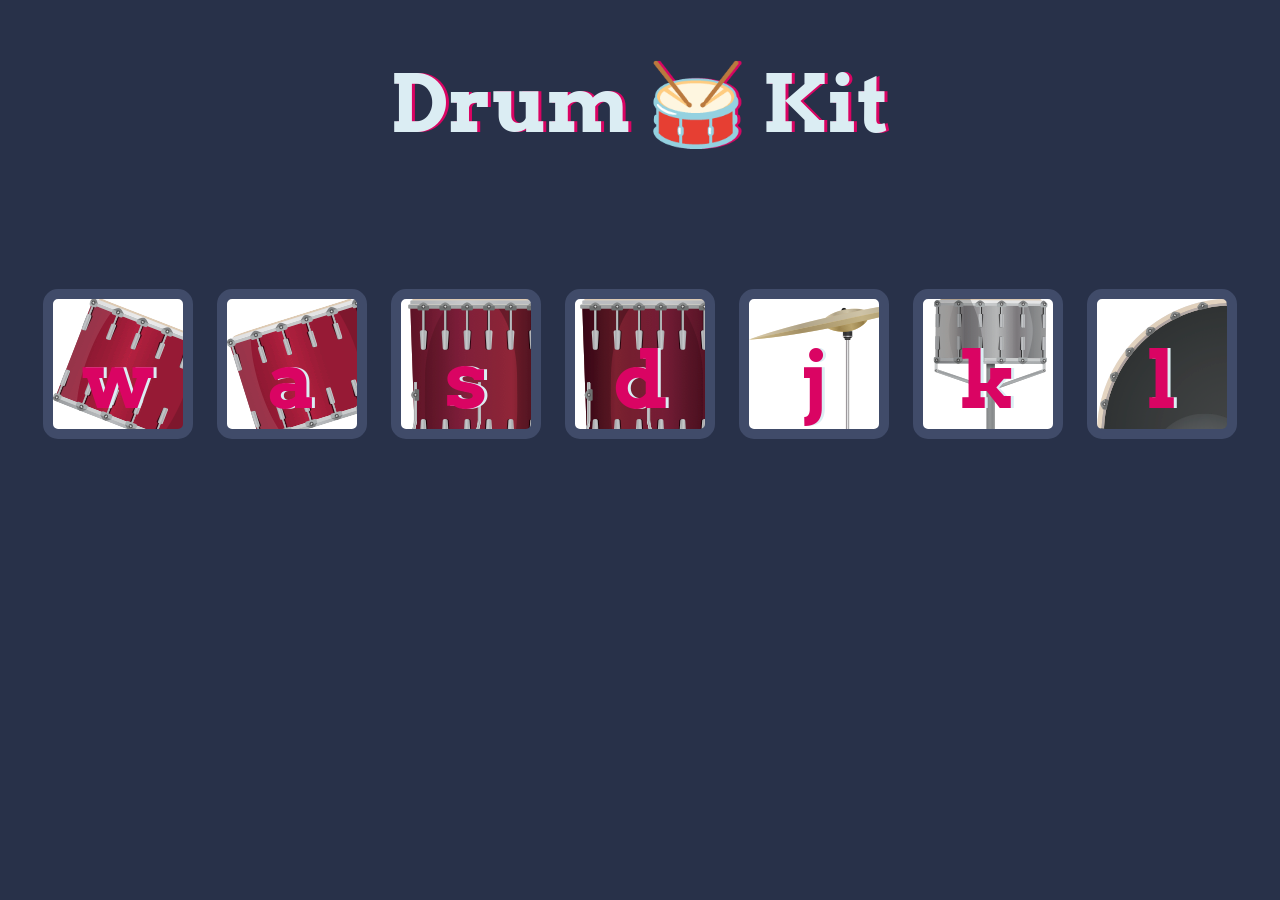
<file: projects/drum-kit/index.html>
<!DOCTYPE html>
<html lang="en" dir="ltr">

<head>
  <meta charset="utf-8">
  <title>Drum Kit</title>
  <link rel="stylesheet" href="styles.css">
  <link href="https://fonts.googleapis.com/css?family=Arvo" rel="stylesheet">
</head>

<body>

  <h1 id="title">Drum 🥁 Kit</h1>
  <div class="set">
    <button class="w drum">w</button>
    <button class="a drum">a</button>
    <button class="s drum">s</button>
    <button class="d drum">d</button>
    <button class="j drum">j</button>
    <button class="k drum">k</button>
    <button class="l drum">l</button>
  </div>

  <script src="index.js"></script>
  <footer>
  
  </footer>
</body>

</html>
</file>
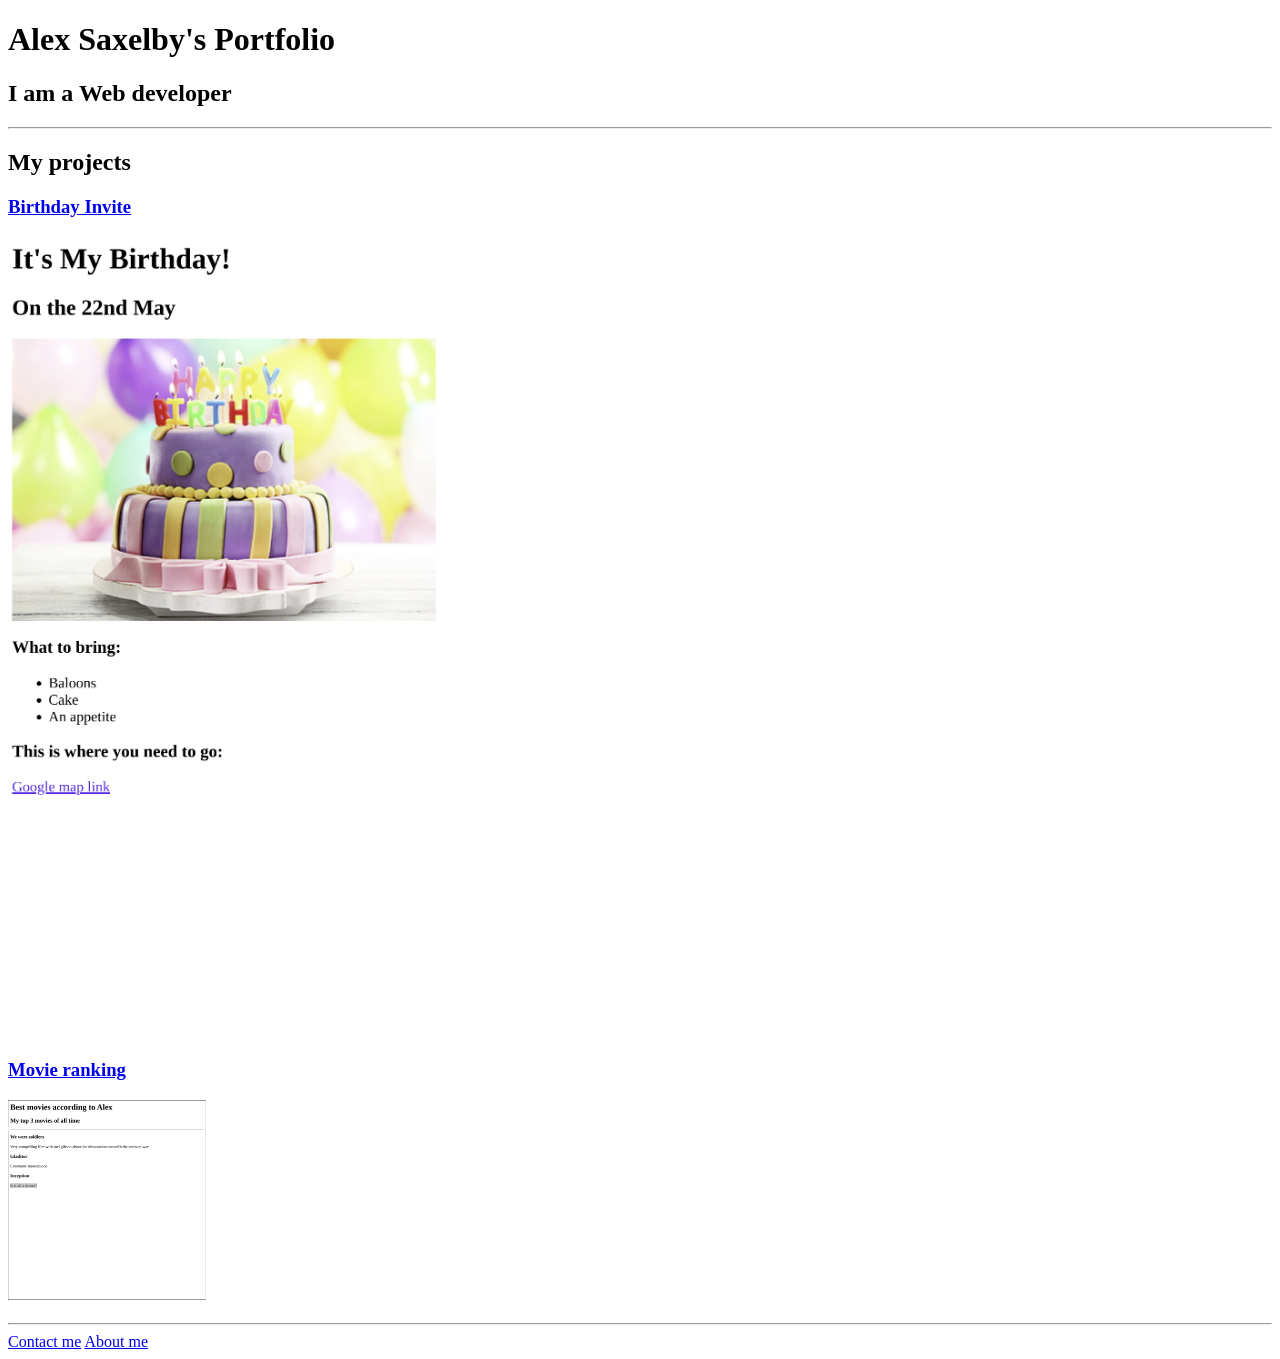
<file: projects/html-portfolio/index.html>
<!DOCTYPE HTML>
<html lang="en">
    <header>
       <meta charset="utf-8">
       <title>Alex Saxelby's Portfolio</title>
    </header>
    <body> 
        <h1>Alex Saxelby's Portfolio</h1>
        <h2>I am a Web developer</h2>
        <hr>
        <h2>My projects</h2>
        <h3><a href="public/birthday-invite.html">Birthday Invite</a></h3>
        <a><img src="./assets/images/Screenshot from 2024-12-11 12-24-52.png" height="800" alt="Birthday Invite"></a>
        
        <h3><a href="./public/index.html">Movie ranking</a></h3>
        <h3><img src="./assets/images/Screenshot from 2024-12-11 11-34-24.png" height="200" alt="Movie rankings"></h3>

        <hr>
        <a href="./public/contact.html">Contact me</a> <a href="./public/about.html">About me</a>
    </body>    


    
</html>
</file>
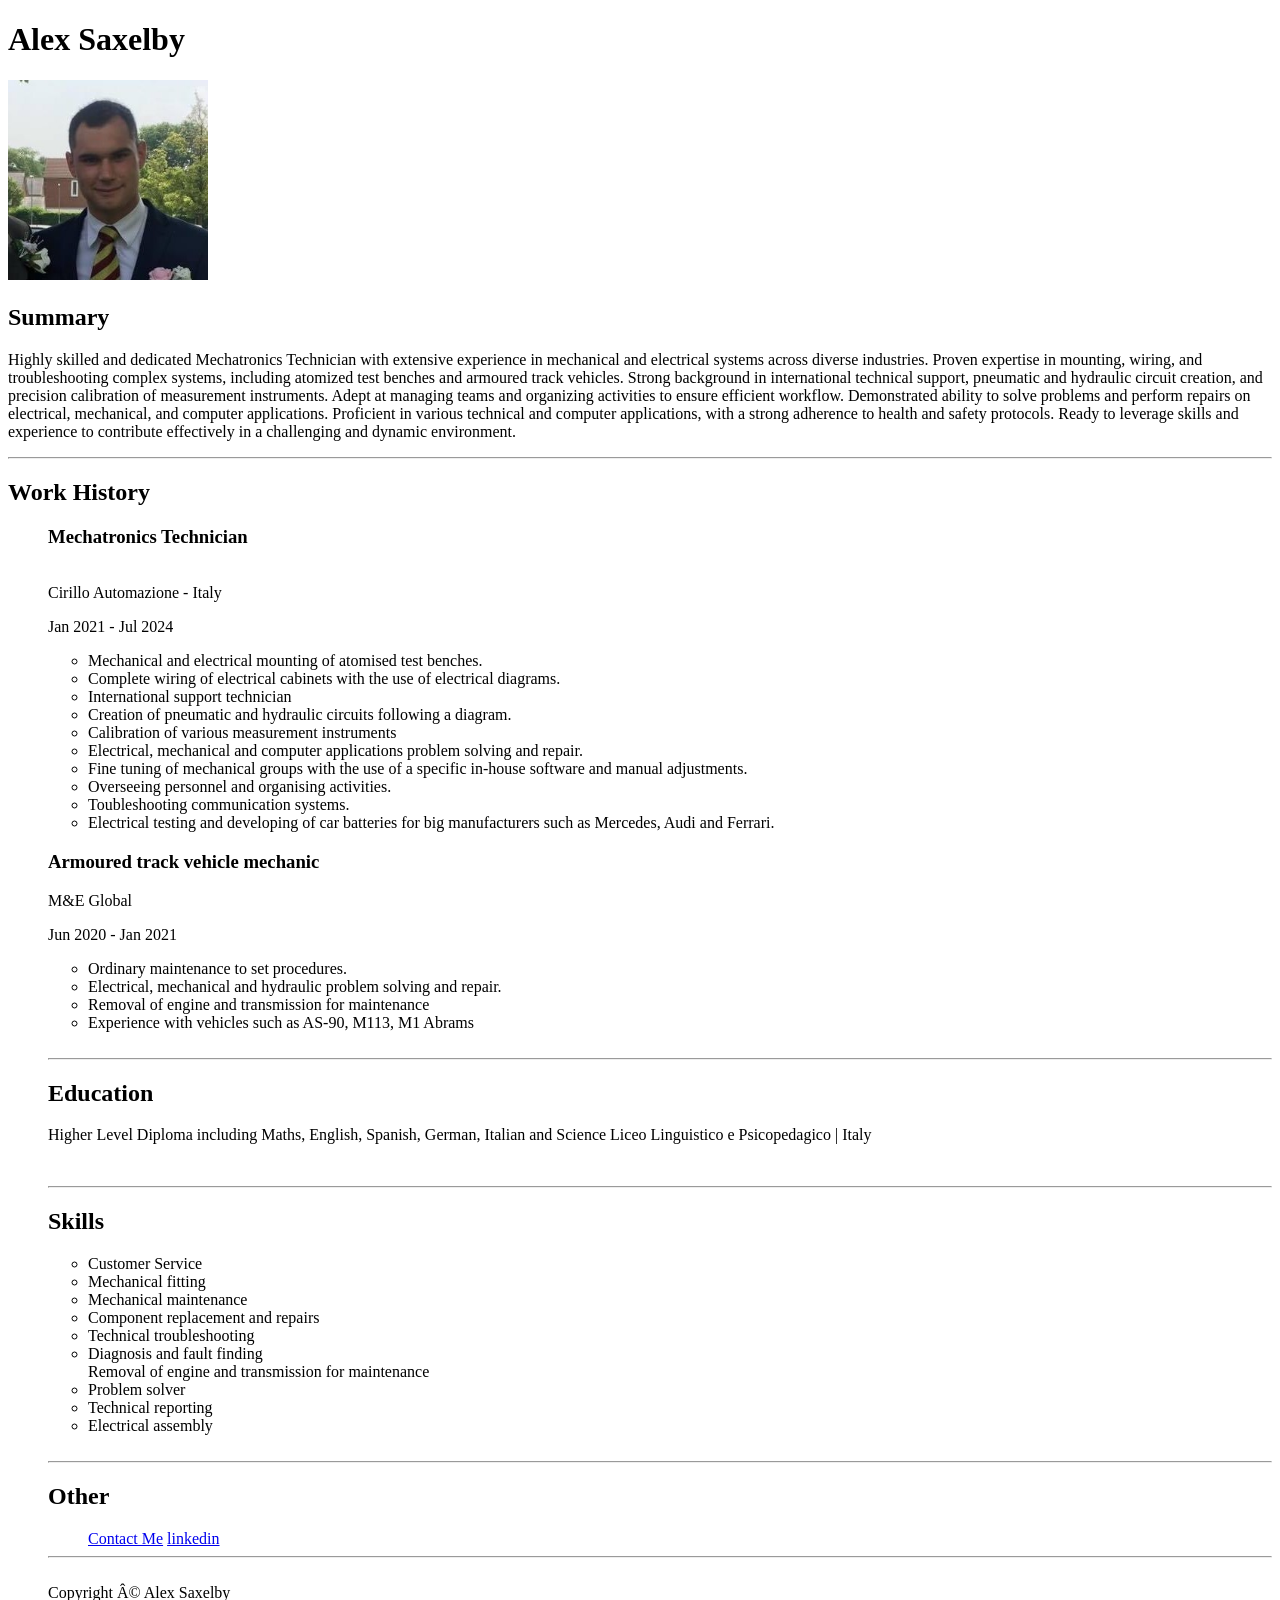
<file: projects/html-resume/index.html>
<!DOCTYPE html>
<head>
  <title>My Resume</title>
  <meta charset="ut8-f">
</head>

<body>
  <h1>Alex Saxelby</h1>
  <a><img src="./Images/Linkedinimmage.jpeg" height="200"></a></tbody> 
  
   <h2>Summary</h2>
   <p>Highly skilled and dedicated Mechatronics Technician with extensive experience in mechanical and electrical systems across diverse industries. 
    Proven expertise in mounting, wiring, and troubleshooting complex systems, including atomized test benches and armoured track vehicles. Strong background in international technical support, pneumatic and hydraulic circuit creation, and precision calibration of measurement instruments. 
    Adept at managing teams and organizing activities to ensure efficient workflow. Demonstrated ability to solve problems and perform repairs on electrical, mechanical, and computer applications. Proficient in various technical and computer applications, with a strong adherence to health and safety protocols. 
    Ready to leverage skills and experience to contribute effectively in a challenging and dynamic environment.</p>
   <hr>
  
    <h2>Work History</h2>
  
    <ul><h3>Mechatronics Technician</h3>  <br />
      Cirillo Automazione - Italy
    
     <p>Jan 2021 - Jul 2024</p>

      <ul>
        <li>Mechanical and electrical mounting of atomised test benches.</li>
        <li>Complete wiring of electrical cabinets with the use of electrical diagrams.</li>
        <li>International support technician</li>
        <li>Creation of pneumatic and hydraulic circuits following a diagram.</li>
        <li>Calibration of various measurement instruments</li>
        <li>Electrical, mechanical and computer applications problem solving and repair.</li>
        <li>Fine tuning of mechanical groups with the use of a specific in-house software and manual adjustments.</li>
        <li>Overseeing personnel and organising activities.</li>
        <li>Toubleshooting communication systems.</li>
        <li>Electrical testing and developing of car batteries for big manufacturers such as Mercedes, Audi and Ferrari.</li>
      </ul>
     
       <h3>Armoured track vehicle mechanic</h3>
       <p>M&E Global</p>
       <p>Jun 2020 - Jan 2021</p>
       <ul>
         <li>Ordinary maintenance to set procedures.</li>
         <li>Electrical, mechanical and hydraulic problem solving and repair.</li>
         <li>Removal of engine and transmission for maintenance</li>
         <li>Experience with vehicles such as AS-90, M113, M1 Abrams</li>
     </ul><br>
     <hr>
     <h2>Education</h2> <p>Higher Level Diploma including Maths, English, Spanish, German, Italian and Science
      Liceo Linguistico e Psicopedagico | Italy </p><br>

      <hr>

      <h2>Skills</h2>
      <ul>
        <li>Customer Service</li>
        <li>Mechanical fitting</li>
        <li>Mechanical maintenance</li>
        <li>Component replacement and repairs</li>
        <li>Technical troubleshooting</li>
        <li>Diagnosis and fault finding</li>Removal of engine and transmission for maintenance
        <li>Problem solver</li>
        <li>Technical reporting</li> 
        <li>Electrical assembly</li>
      </ul> 
      <br>
  <hr>
  <h2>Other</h2>
  <ul>
<a href="./Contact me.html">Contact Me</a>
<a href="https://www.linkedin.com/in/alex-saxelby-035947ba/">linkedin</a>
  </ul>

<hr>
<br>
  <footer> Copyright © Alex Saxelby</footer>

  


        
    
        
        
        












      
     
  

  
</body>
</file>
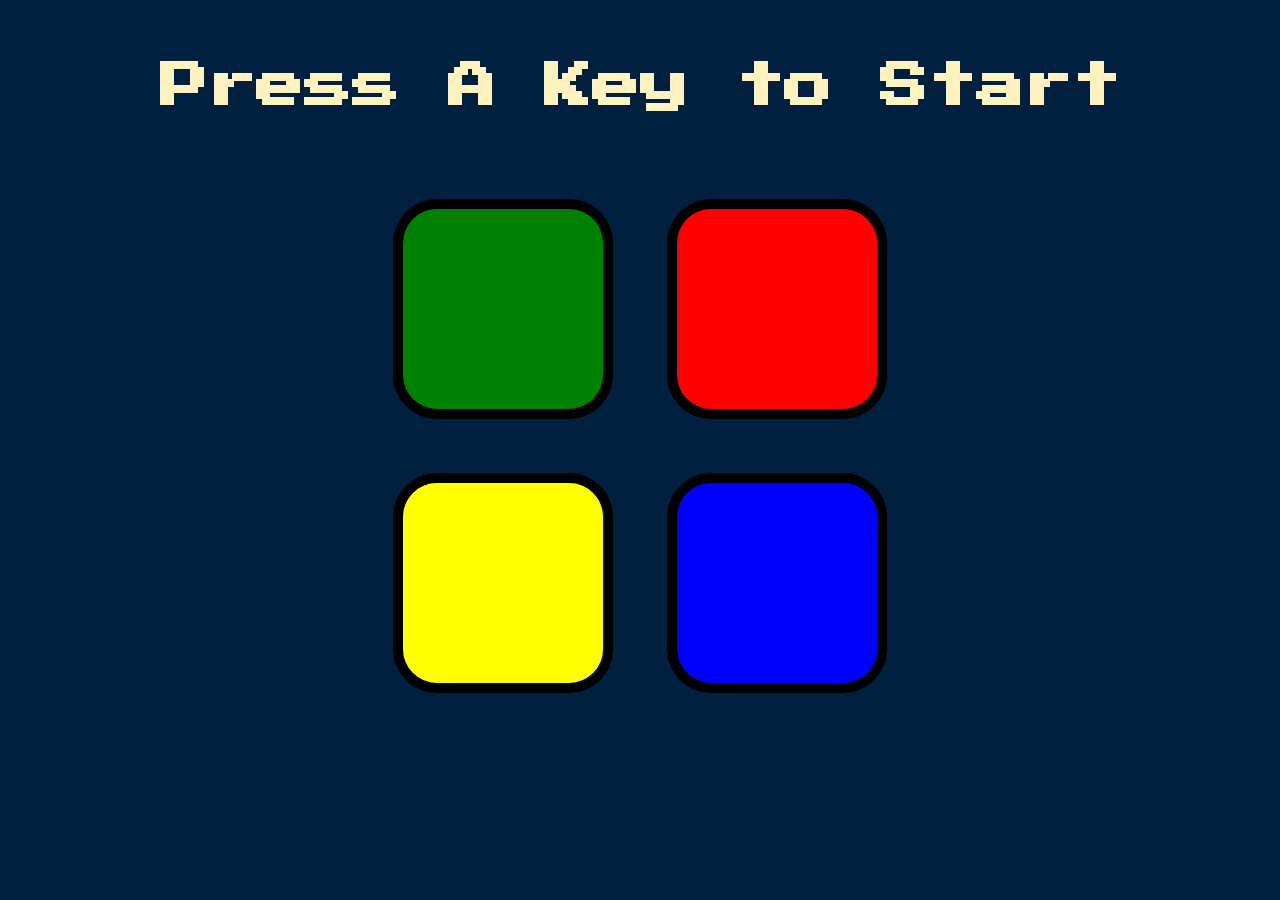
<file: projects/simon-game/index.html>
<!DOCTYPE html>
<html lang="en" dir="ltr">

<head>
  <meta charset="utf-8">
  <title>Simon</title>
  <link rel="stylesheet" href="styles.css">
  <link href="https://fonts.googleapis.com/css?family=Press+Start+2P" rel="stylesheet">
</head>

<body>
  <h1 id="level-title">Press A Key to Start</h1>
  <div class="container">
    <div lass="row">

      <div type="button" id="green" class="btn green">

      </div>

      <div type="button" id="red" class="btn red">

      </div>
    </div>

    <div class="row">

      <div type="button" id="yellow" class="btn yellow">

      </div>
      <div type="button" id="blue" class="btn blue">

      </div>

    </div>

  </div>

  <script src="https://ajax.googleapis.com/ajax/libs/jquery/3.3.1/jquery.min.js"></script>
  <script src="game.js" charset="utf-8"></script>
</body>

</html>
</file>
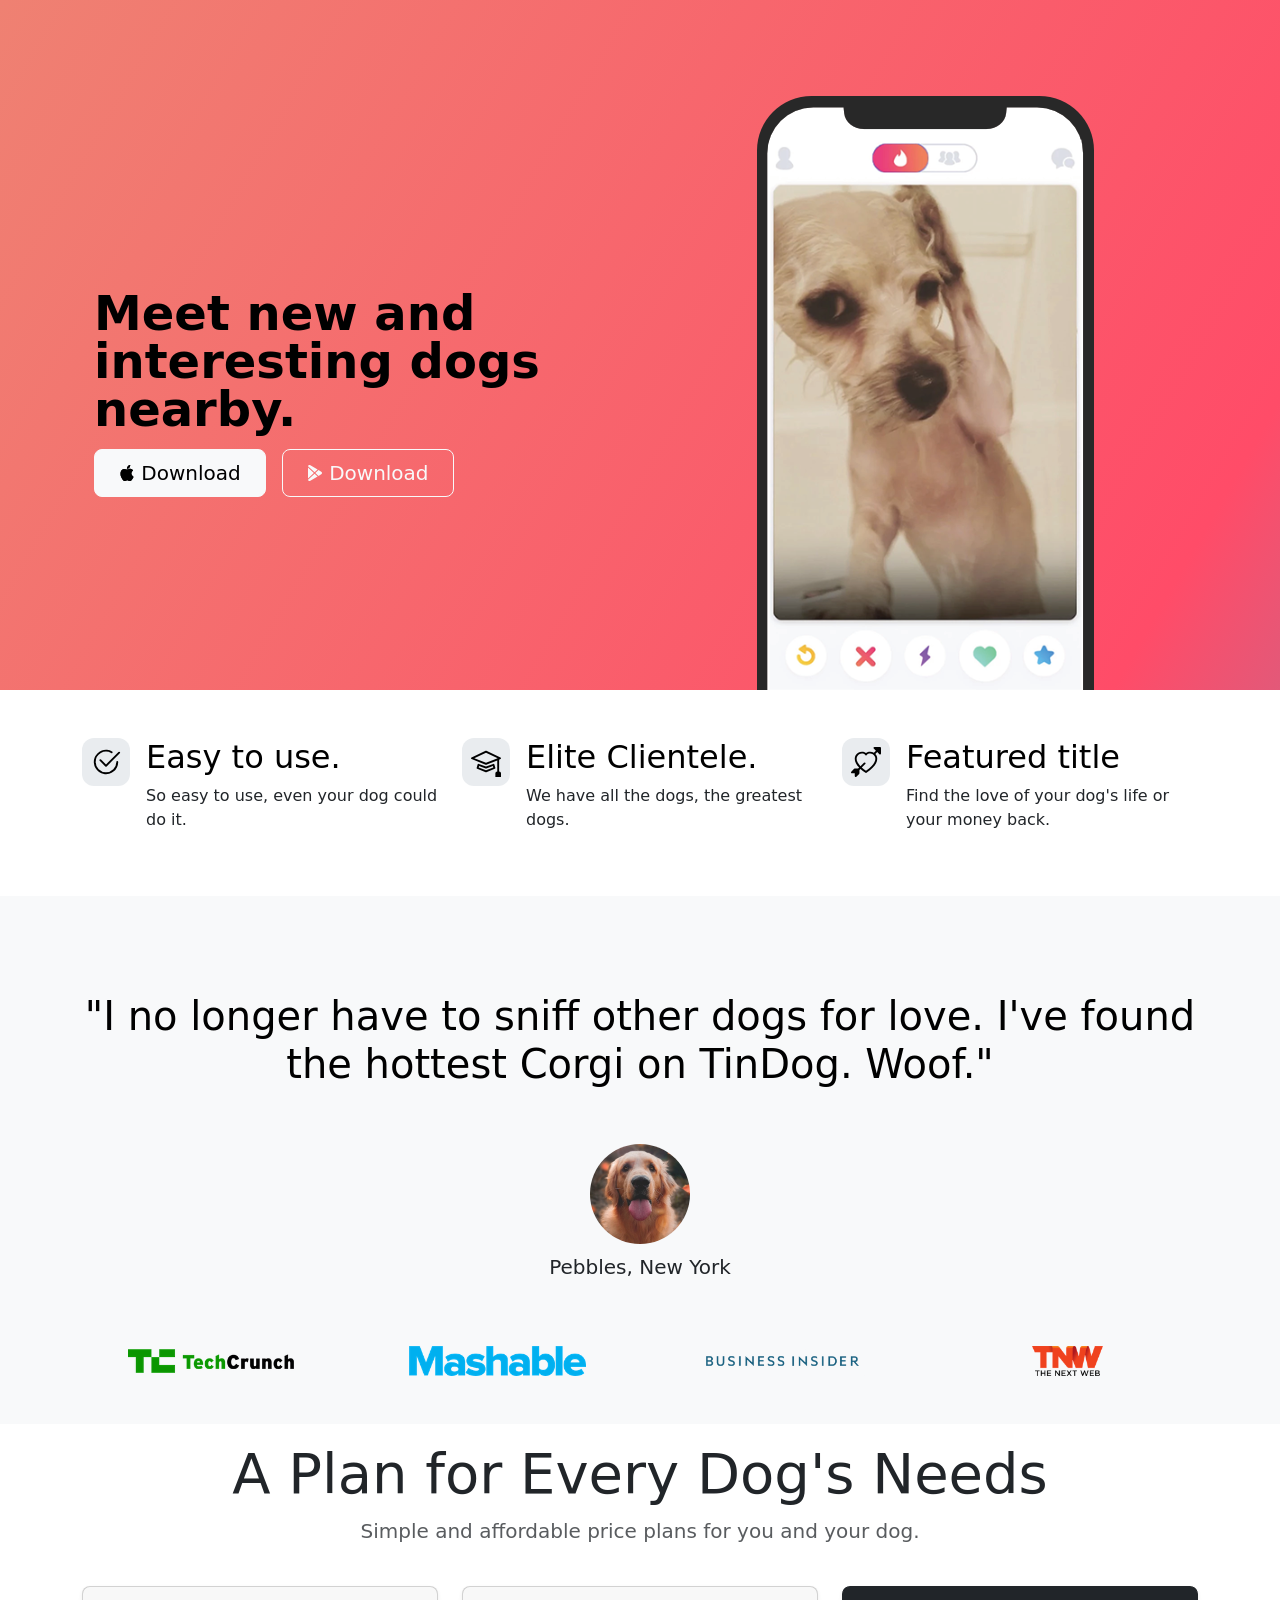
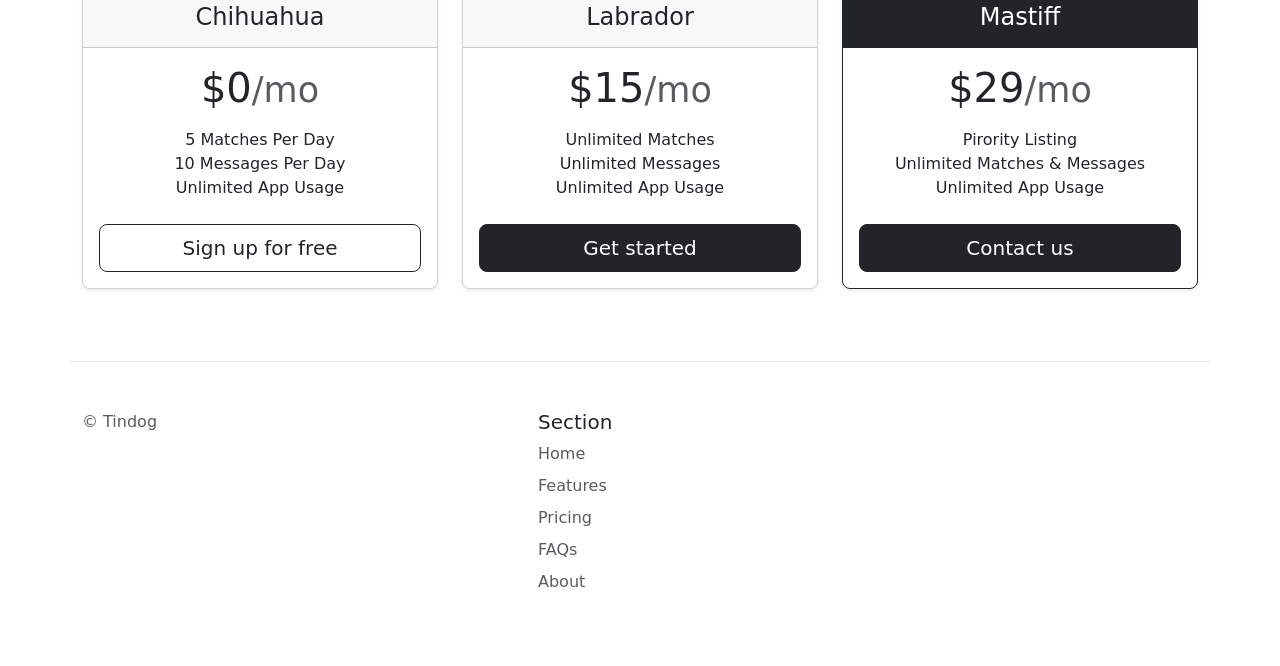
<file: projects/tindog-landing-page/index.html>
<!DOCTYPE html>
<html lang="en">

<head>
  <meta charset="UTF-8">
  <meta name="viewport" content="width=device-width, initial-scale=1.0">
  <title>TinDog</title>
  <link href="https://cdn.jsdelivr.net/npm/bootstrap@5.3.3/dist/css/bootstrap.min.css" rel="stylesheet" integrity="sha384-QWTKZyjpPEjISv5WaRU9OFeRpok6YctnYmDr5pNlyT2bRjXh0JMhjY6hW+ALEwIH" crossorigin="anonymous">
  <link rel="stylesheet" href="./css/style.css">
  <script src="https://cdn.jsdelivr.net/npm/bootstrap@5.3.3/dist/js/bootstrap.bundle.min.js" integrity="sha384-YvpcrYf0tY3lHB60NNkmXc5s9fDVZLESaAA55NDzOxhy9GkcIdslK1eN7N6jIeHz" crossorigin="anonymous"></script>
</head>

<body>

  <!-- Title -->
  <section id="title" class="gradient-background">
    
    <div class="container col-xxl-8 px-4 pt-5">
      <div class="row flex-lg-row-reverse align-items-center g-5 pt-5">
        <div class="col-10 col-sm-8 col-lg-6">
          <img src="./images/iphone.png" class="d-block mx-lg-auto img-fluid" alt="Bootstrap Themes" height="150px" loading="lazy">
        </div>
        <div class="col-lg-6">
          <h1 class="display-5 fw-bold text-body-emphasis lh-1 mb-3">Meet new and interesting dogs nearby.</h1>
          <div class="d-grid gap-2 d-md-flex justify-content-md-start">
            <button type="button" class="btn btn-light btn-lg px-4 me-md-2"><svg xmlns="http://www.w3.org/2000/svg" width="16" height="16" fill="currentColor"
              class="bi bi-apple mb-1" viewBox="0 0 16 16">
<path
                d="M11.182.008C11.148-.03 9.923.023 8.857 1.18c-1.066 1.156-.902 2.482-.878 2.516.024.034 1.52.087 2.475-1.258.955-1.345.762-2.391.728-2.43Zm3.314 11.733c-.048-.096-2.325-1.234-2.113-3.422.212-2.189 1.675-2.789 1.698-2.854.023-.065-.597-.79-1.254-1.157a3.692 3.692 0 0 0-1.563-.434c-.108-.003-.483-.095-1.254.116-.508.139-1.653.589-1.968.607-.316.018-1.256-.522-2.267-.665-.647-.125-1.333.131-1.824.328-.49.196-1.422.754-2.074 2.237-.652 1.482-.311 3.83-.067 4.56.244.729.625 1.924 1.273 2.796.576.984 1.34 1.667 1.659 1.899.319.232 1.219.386 1.843.067.502-.308 1.408-.485 1.766-.472.357.013 1.061.154 1.782.539.571.197 1.111.115 1.652-.105.541-.221 1.324-1.059 2.238-2.758.347-.79.505-1.217.473-1.282Z" />
<path
                d="M11.182.008C11.148-.03 9.923.023 8.857 1.18c-1.066 1.156-.902 2.482-.878 2.516.024.034 1.52.087 2.475-1.258.955-1.345.762-2.391.728-2.43Zm3.314 11.733c-.048-.096-2.325-1.234-2.113-3.422.212-2.189 1.675-2.789 1.698-2.854.023-.065-.597-.79-1.254-1.157a3.692 3.692 0 0 0-1.563-.434c-.108-.003-.483-.095-1.254.116-.508.139-1.653.589-1.968.607-.316.018-1.256-.522-2.267-.665-.647-.125-1.333.131-1.824.328-.49.196-1.422.754-2.074 2.237-.652 1.482-.311 3.83-.067 4.56.244.729.625 1.924 1.273 2.796.576.984 1.34 1.667 1.659 1.899.319.232 1.219.386 1.843.067.502-.308 1.408-.485 1.766-.472.357.013 1.061.154 1.782.539.571.197 1.111.115 1.652-.105.541-.221 1.324-1.059 2.238-2.758.347-.79.505-1.217.473-1.282Z" />
</svg> Download</button>
            <button type="button" class="btn btn-outline-light btn-lg px-4"><svg xmlns="http://www.w3.org/2000/svg" width="16" height="16" fill="currentColor"
              class="bi bi-google-play mb-1" viewBox="0 0 16 16">
<path
                d="M14.222 9.374c1.037-.61 1.037-2.137 0-2.748L11.528 5.04 8.32 8l3.207 2.96 2.694-1.586Zm-3.595 2.116L7.583 8.68 1.03 14.73c.201 1.029 1.36 1.61 2.303 1.055l7.294-4.295ZM1 13.396V2.603L6.846 8 1 13.396ZM1.03 1.27l6.553 6.05 3.044-2.81L3.333.215C2.39-.341 1.231.24 1.03 1.27Z" />
</svg> Download</button>
          </div>
        </div>
      </div>
    </div>
 </section>    
    
  <!-- Features -->
  <section id="features">
<div class="container">
  <div class="row g-4 py-5 row-cols-1 row-cols-lg-3">
    <div class="col d-flex align-items-start">
      <div class="icon-square text-body-emphasis bg-body-secondary d-inline-flex align-items-center justify-content-center fs-4 flex-shrink-0 me-3">
        <svg xmlns="http://www.w3.org/2000/svg" height="30" fill="currentColor" class="bi bi-check2-circle"
              viewBox="0 0 16 16">
<path
                d="M2.5 8a5.5 5.5 0 0 1 8.25-4.764.5.5 0 0 0 .5-.866A6.5 6.5 0 1 0 14.5 8a.5.5 0 0 0-1 0 5.5 5.5 0 1 1-11 0z" />
<path
                d="M15.354 3.354a.5.5 0 0 0-.708-.708L8 9.293 5.354 6.646a.5.5 0 1 0-.708.708l3 3a.5.5 0 0 0 .708 0l7-7z" />
</svg>
      </div>
      <div>
        <h3 class="fs-2 text-body-emphasis">Easy to use.</h3>
        <p>So easy to use, even your dog could do it.</p>
        
      </div>
    </div>
    <div class="col d-flex align-items-start">
      <div class="icon-square text-body-emphasis bg-body-secondary d-inline-flex align-items-center justify-content-center fs-4 flex-shrink-0 me-3">
        <svg xmlns="http://www.w3.org/2000/svg" height="30" fill="currentColor" class="bi bi-mortarboard" viewBox="0 0 16 16">
          <path d="M8.211 2.047a.5.5 0 0 0-.422 0l-7.5 3.5a.5.5 0 0 0 .025.917l7.5 3a.5.5 0 0 0 .372 0L14 7.14V13a1 1 0 0 0-1 1v2h3v-2a1 1 0 0 0-1-1V6.739l.686-.275a.5.5 0 0 0 .025-.917l-7.5-3.5ZM8 8.46 1.758 5.965 8 3.052l6.242 2.913L8 8.46Z"/>
          <path d="M4.176 9.032a.5.5 0 0 0-.656.327l-.5 1.7a.5.5 0 0 0 .294.605l4.5 1.8a.5.5 0 0 0 .372 0l4.5-1.8a.5.5 0 0 0 .294-.605l-.5-1.7a.5.5 0 0 0-.656-.327L8 10.466 4.176 9.032Zm-.068 1.873.22-.748 3.496 1.311a.5.5 0 0 0 .352 0l3.496-1.311.22.748L8 12.46l-3.892-1.556Z"/>
          </svg>
      </div>
      <div>
        <h3 class="fs-2 text-body-emphasis">Elite Clientele.</h3>
        <p>We have all the dogs, the greatest dogs.</p>
      </div>
    </div>
    <div class="col d-flex align-items-start">
      <div class="icon-square text-body-emphasis bg-body-secondary d-inline-flex align-items-center justify-content-center fs-4 flex-shrink-0 me-3">
        <svg xmlns="http://www.w3.org/2000/svg" height="30" fill="currentColor" class="bi bi-arrow-through-heart"
              viewBox="0 0 16 16">
<path fill-rule="evenodd"
                d="M2.854 15.854A.5.5 0 0 1 2 15.5V14H.5a.5.5 0 0 1-.354-.854l1.5-1.5A.5.5 0 0 1 2 11.5h1.793l.53-.53c-.771-.802-1.328-1.58-1.704-2.32-.798-1.575-.775-2.996-.213-4.092C3.426 2.565 6.18 1.809 8 3.233c1.25-.98 2.944-.928 4.212-.152L13.292 2 12.147.854A.5.5 0 0 1 12.5 0h3a.5.5 0 0 1 .5.5v3a.5.5 0 0 1-.854.354L14 2.707l-1.006 1.006c.236.248.44.531.6.845.562 1.096.585 2.517-.213 4.092-.793 1.563-2.395 3.288-5.105 5.08L8 13.912l-.276-.182a21.86 21.86 0 0 1-2.685-2.062l-.539.54V14a.5.5 0 0 1-.146.354l-1.5 1.5Zm2.893-4.894A20.419 20.419 0 0 0 8 12.71c2.456-1.666 3.827-3.207 4.489-4.512.679-1.34.607-2.42.215-3.185-.817-1.595-3.087-2.054-4.346-.761L8 4.62l-.358-.368c-1.259-1.293-3.53-.834-4.346.761-.392.766-.464 1.845.215 3.185.323.636.815 1.33 1.519 2.065l1.866-1.867a.5.5 0 1 1 .708.708L5.747 10.96Z" />
</svg>
      </div>
      <div>
        <h3 class="fs-2 text-body-emphasis">Featured title</h3>
        <p>Find the love of your dog's life or your money back.</p>
        
      </div>
    </div>
  </div>
</div>
  </section>
  <!-- Testimonial -->
  <section id="testimonial">
    <div class="p-5 text-center bg-body-tertiary">
      <div class="container py-5">
        <h1 class="text-body-emphasis">"I no longer have to sniff other dogs for love. I've found the hottest Corgi on TinDog. Woof."</h1>
        <img class="profile-img mt-5" src="./images/dog-img.jpg">
        <p class="col-lg-8 mx-auto lead mt-2">Pebbles, New York</p>
      </div>
      <div class="container">
        <div class="row">
          <div class="col-lg-3 col-sm-12">
            <img src="./images/techcrunch.png" alt="techcrunch" height="30">
          </div>
          <div class="col-lg-3 col-sm-12">
            <img src="./images/mashable.png" alt="mashable" height="30">
          </div>
          <div class="col-lg-3 col-sm-12">
            <img src="./images/bizinsider.png" alt="bizinsider" height="30">
          </div>
          <div class="col-lg-3 col-sm-12">
            <img src="./images/tnw.png" alt="tnw" height="30">
          </div>
    </div>

  </section>
  <!-- Pricing -->
  <section id="pricing">
    <div class="container">
      <div class="pricing-header p-3 pb-md-4 mx-auto text-center">
        <h2 class="display-4 fw-normal">A Plan for Every Dog's Needs</h2>
        <p class="fs-5 text-body-secondary">Simple and affordable price plans for you and your dog.
      </div>
      <div class="row row-cols-1 row-cols-md-3 mb-3 text-center">
        <div class="col">
          <div class="card mb-4 rounded-3 shadow-sm">
            <div class="card-header py-3">
              <h4 class="my-0 fw-normal">Chihuahua</h4>
            </div>
            <div class="card-body">
              <h1 class="card-title pricing-card-title">$0<small class="text-body-secondary fw-light">/mo</small></h1>
              <ul class="list-unstyled mt-3 mb-4">
                <li>5 Matches Per Day</li>
                <li>10 Messages Per Day</li>
                <li>Unlimited App Usage</li>
              </ul>
              <button type="button" class="w-100 btn btn-lg btn-outline-dark">Sign up for free</button>
            </div>
          </div>
        </div>
        <div class="col">
          <div class="card mb-4 rounded-3 shadow-sm">
            <div class="card-header py-3">
              <h4 class="my-0 fw-normal">Labrador</h4>
            </div>
            <div class="card-body">
              <h1 class="card-title pricing-card-title">$15<small class="text-body-secondary fw-light">/mo</small></h1>
              <ul class="list-unstyled mt-3 mb-4">
                <li>Unlimited Matches</li>
                <li>Unlimited Messages</li>
                <li>Unlimited App Usage</li>
              </ul>
              <button type="button" class="w-100 btn btn-lg btn-dark">Get started</button>
            </div>
          </div>
        </div>
        <div class="col">
          <div class="card mb-4 rounded-3 shadow-sm border-dark">
            <div class="card-header py-3 text-bg-dark border-dark">
              <h4 class="my-0 fw-normal">Mastiff</h4>
            </div>
            <div class="card-body">
              <h1 class="card-title pricing-card-title">$29<small class="text-body-secondary fw-light">/mo</small></h1>
              <ul class="list-unstyled mt-3 mb-4">
                <li>Pirority Listing</li>
                <li>Unlimited Matches & Messages</li>
                <li>Unlimited App Usage</li>
              </ul>
              <button type="button" class="w-100 btn btn-lg btn-dark">Contact us</button>
            </div>
          </div>
        </div>
      </div>
    </div>

  </section>
  <!-- Footer -->
  <section id="footer">
    <div class="container ">
      <footer class="row row-cols-1 row-cols-sm-2 row-cols-md-5 py-5 mt-5 border-top">
        <div class="col mb-3">

          <p class="text-body-secondary">© Tindog</p>
        </div>

        <div class="col mb-3">

        </div>

        <div class="col mb-3">
          <h5>Section</h5>
          <ul class="nav flex-column">
            <li class="nav-item mb-2"><a href="#" class="nav-link p-0 text-body-secondary">Home</a></li>
            <li class="nav-item mb-2"><a href="#" class="nav-link p-0 text-body-secondary">Features</a></li>
            <li class="nav-item mb-2"><a href="#" class="nav-link p-0 text-body-secondary">Pricing</a></li>
            <li class="nav-item mb-2"><a href="#" class="nav-link p-0 text-body-secondary">FAQs</a></li>
            <li class="nav-item mb-2"><a href="#" class="nav-link p-0 text-body-secondary">About</a></li>
          </ul>
        </div>

        

        
      </footer>
    </div>

  </section>
</body>

</html>
</file>
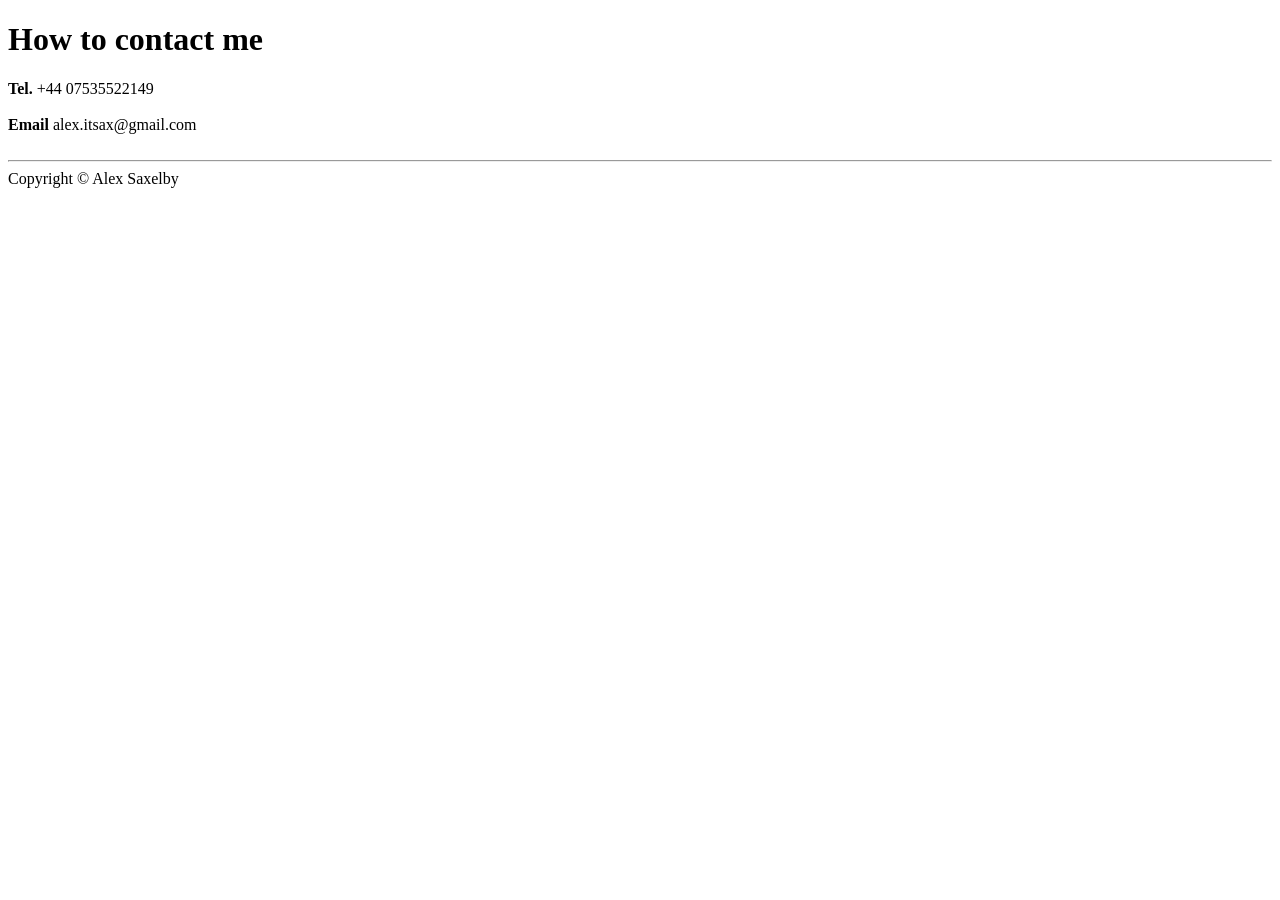
<file: projects/html-resume/Contact me.html>
<!DOCTYPE html>
<html lang="eng">
  <body>
   <H1>How to contact me</H1>
   <b>Tel.</b> +44 07535522149 <br>
   <br>
   <b>Email</b> alex.itsax@gmail.com

   <br>
   <br><hr>

   <footer>Copyright © Alex Saxelby</footer>


 </body>
</html>
</file>
<file: projects/drum-kit/styles.css>
body {
  text-align: center;
  background-color: #283149;
}

h1 {
  font-size: 5rem;
  color: #DBEDF3;
  font-family: "Arvo", cursive;
  text-shadow: 3px 0 #DA0463;

}

footer {
  color: #DBEDF3;
  font-family: sans-serif;
}

.w { 
  background-image: url("images/tom1.png");

}

.a {
  background-image: url("images/tom2.png");
}

.s {
  background-image: url("images/tom3.png");
}

.d {
  background-image: url("images/tom4.png");
}

.j {
  background-image: url("images/crash.png");
}


.k {
  background-image: url("images/snare.png");
}


.l {
  background-image: url("images/kick.png");
}


.set {
  margin: 10% auto;
}

.game-over {
  background-color: red;
  opacity: 0.8;
}

.pressed {
  box-shadow: 0 3px 4px 0 #DBEDF3;
  opacity: 0.5;
}

.red {
  color: red;
}

.drum {
  outline: none;
  border: 10px solid #404B69;
  font-size: 5rem;
  font-family: 'Arvo', cursive;
  line-height: 2;
  font-weight: 900;
  color: #DA0463;
  text-shadow: 3px 0 #DBEDF3;
  border-radius: 15px;
  display: inline-block;
  width: 150px;
  height: 150px;
  text-align: center;
  margin: 10px;
  background-color: white;
}
</file>
<file: projects/simon-game/styles.css>
body {
  text-align: center;
  background-color: #011F3F;
}

#level-title {
  font-family: 'Press Start 2P', cursive;
  font-size: 3rem;
  margin:  5%;
  color: #FEF2BF;
}

.container {
  display: block;
  width: 50%;
  margin: auto;

}

.btn {
  margin: 25px;
  display: inline-block;
  height: 200px;
  width: 200px;
  border: 10px solid black;
  border-radius: 20%;
}

.game-over {
  background-color: red;
  opacity: 0.8;
}

.red {
  background-color: red;
}

.green {
  background-color: green;
}

.blue {
  background-color: blue;
}

.yellow {
  background-color: yellow;
}

.pressed {
  box-shadow: 0 0 20px white;
  background-color: grey;
}
</file>
<file: projects/tindog-landing-page/css/style.css>
.gradient-background {
  background: linear-gradient(300deg, #00bfff, #ff4c68, #ef8172);
  background-size: 180% 180%;
  animation: gradient-animation 18s ease infinite;
}

@keyframes gradient-animation {
  0% {
    background-position: 0% 50%;
  }
  50% {
    background-position: 100% 50%;
  }
  100% {
    background-position: 0% 50%;
  }
}

.icon-square {
  width: 3rem;
  height: 3rem;
  border-radius: 0.75rem;
}

.profile-img {
  height: 100px;
  border-radius: 50%;
}
</file>
